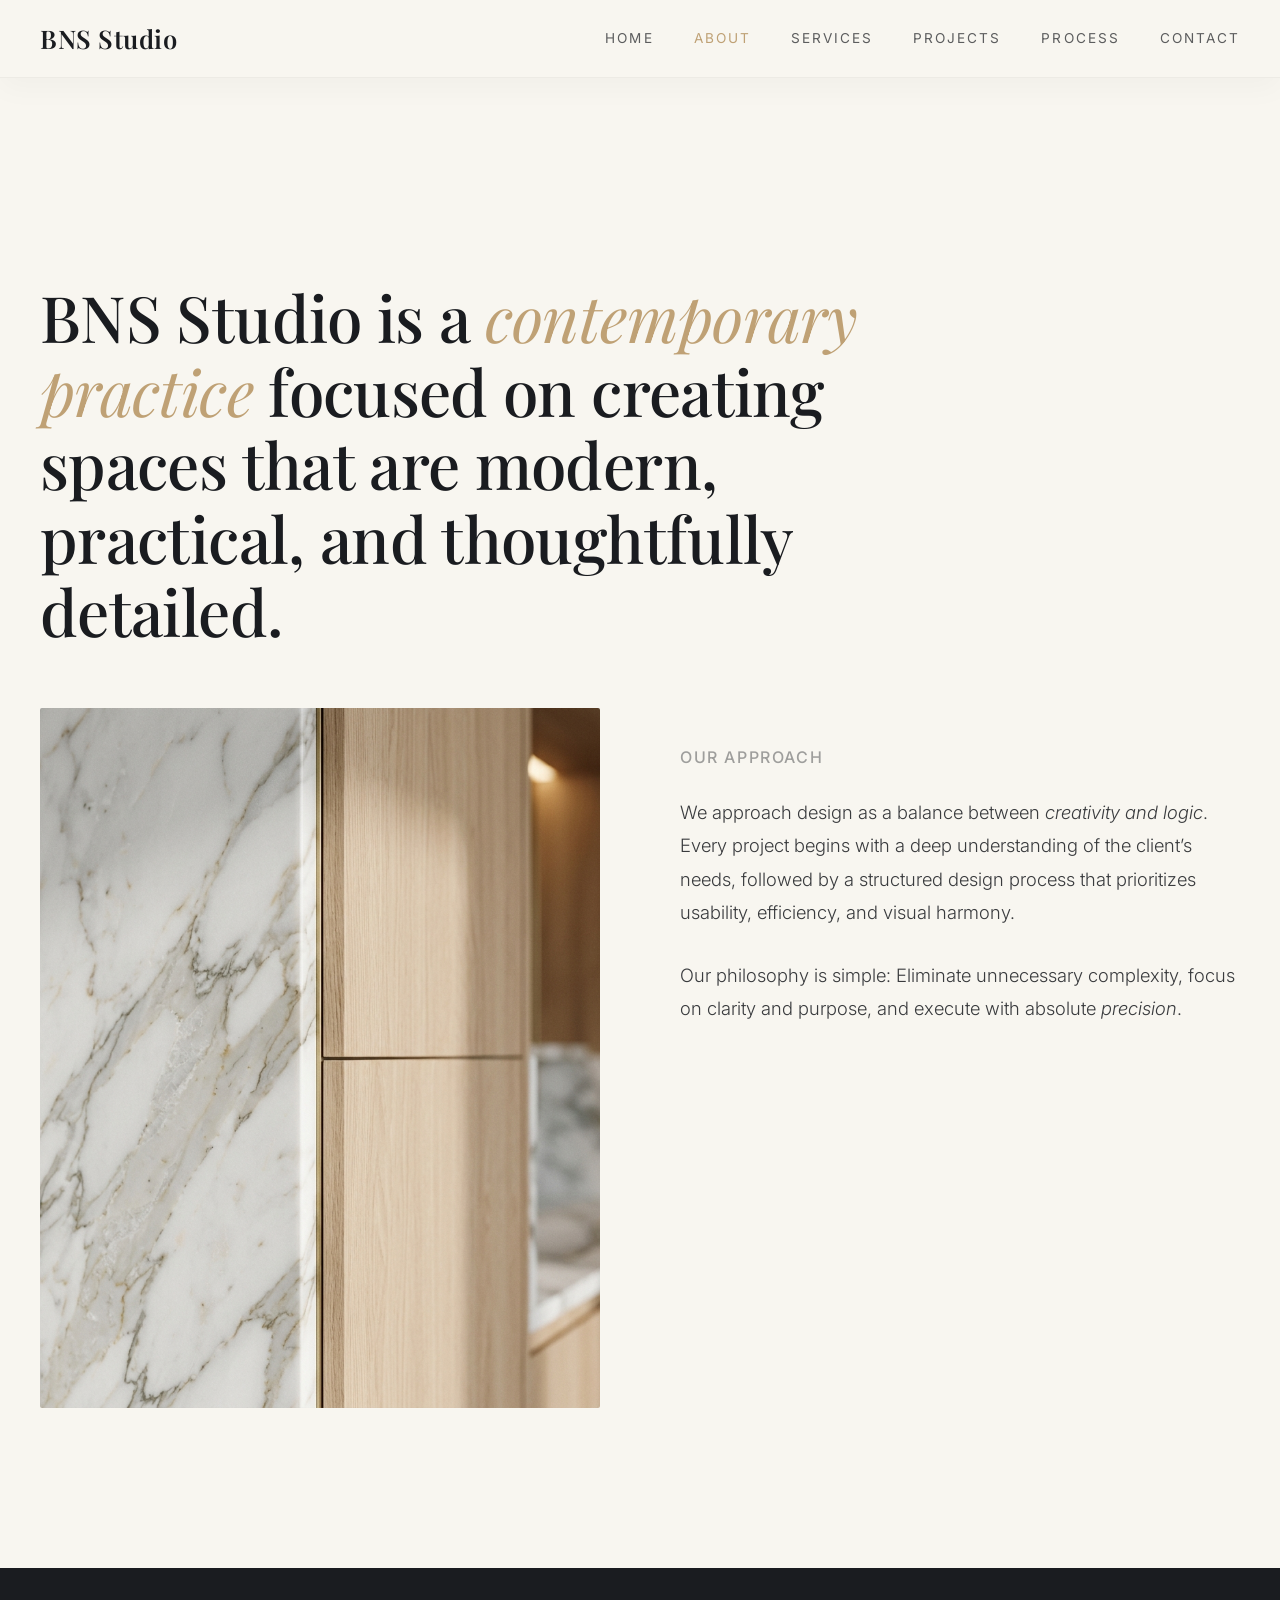
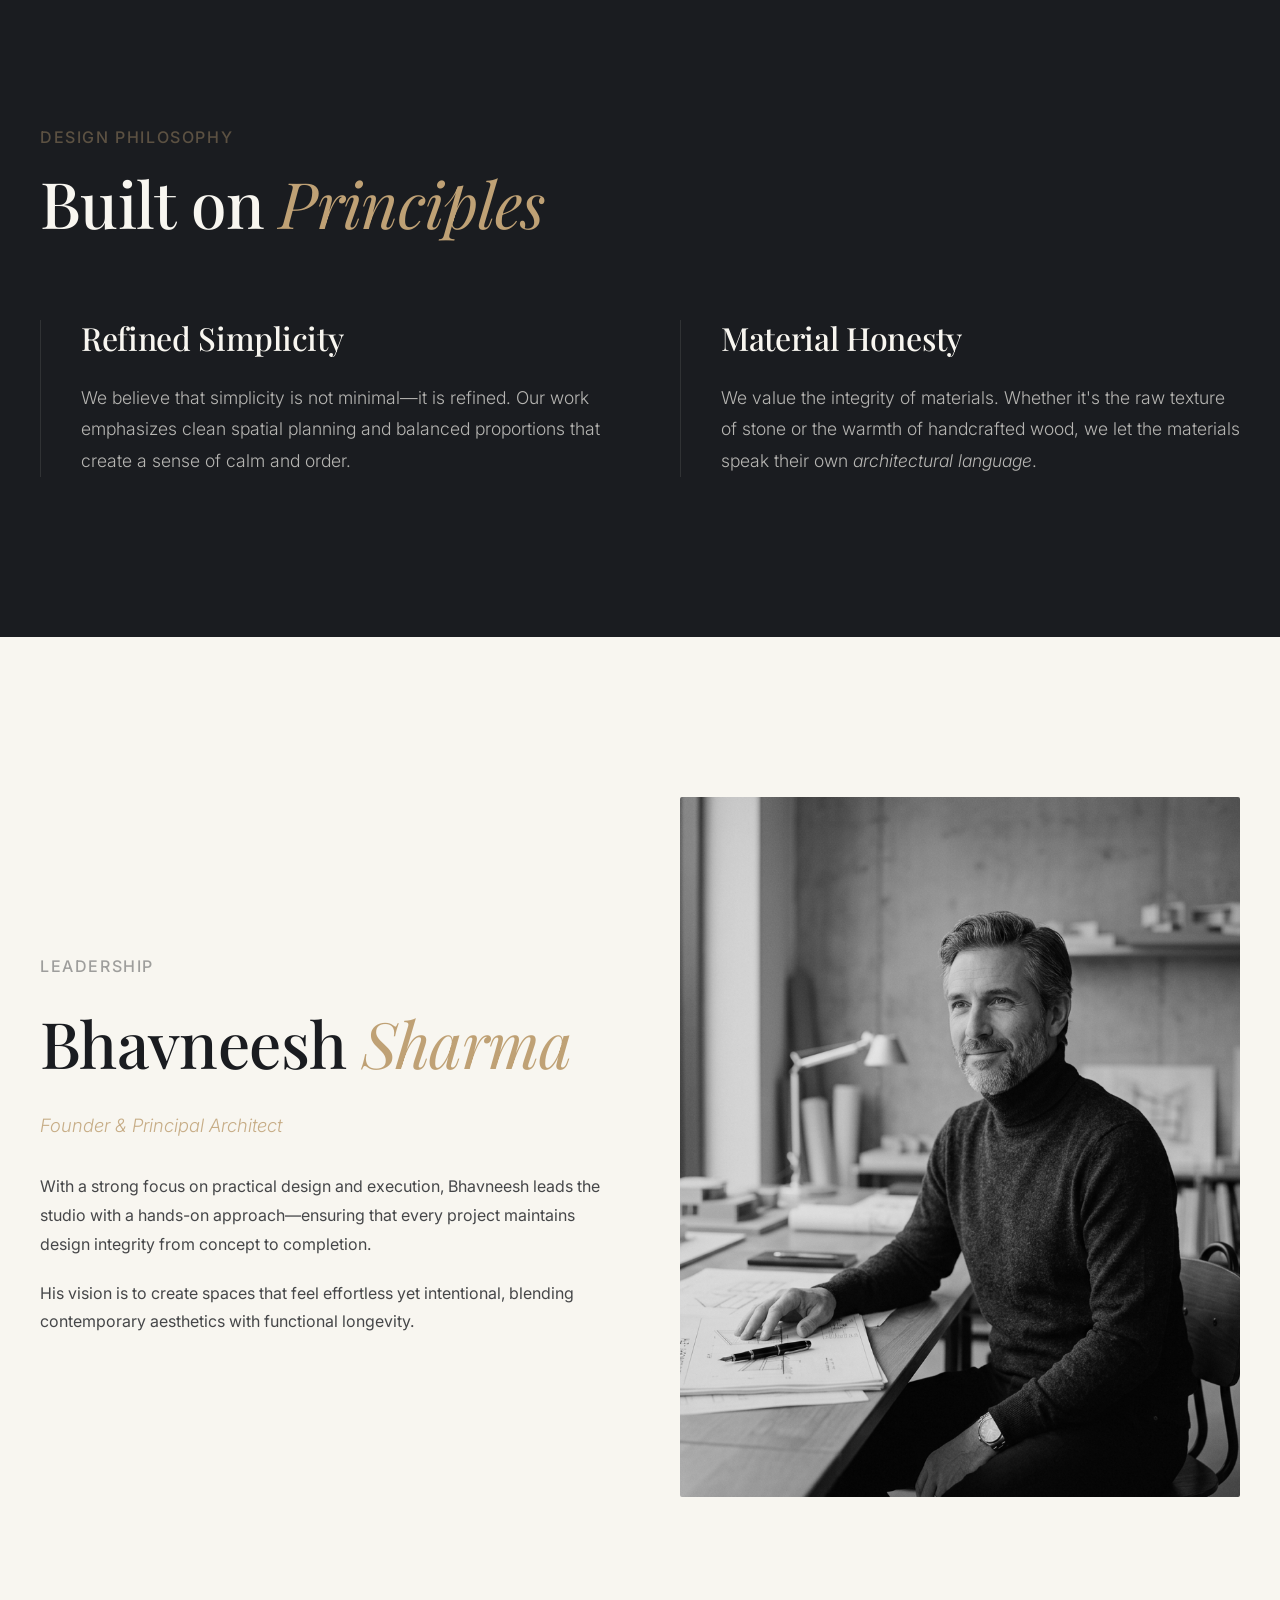
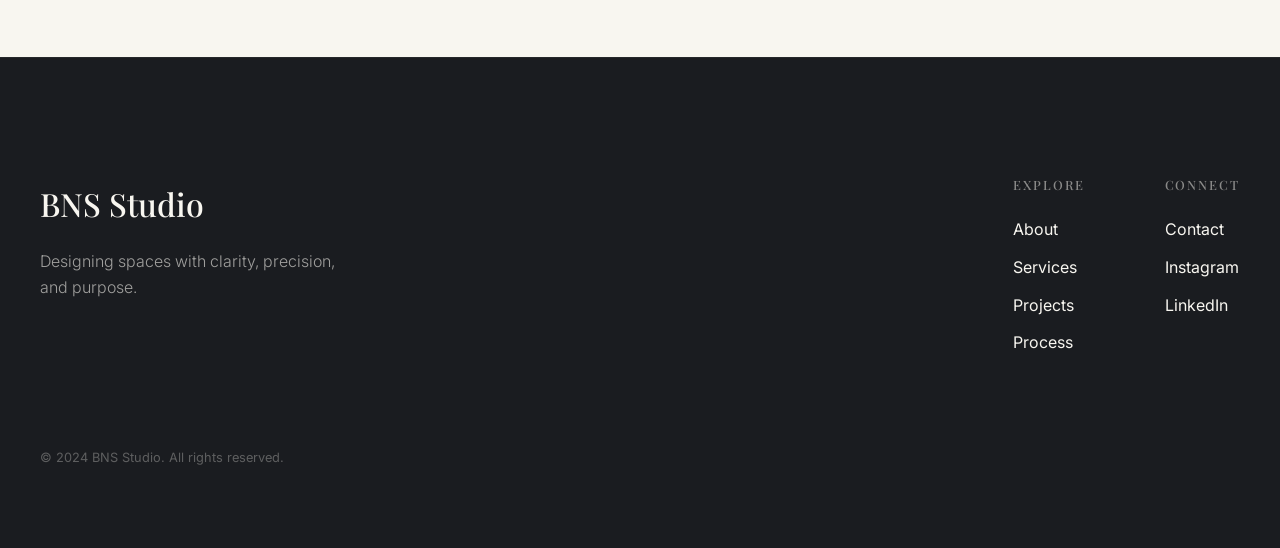
<file: about.html>
<!DOCTYPE html>
<html lang="en">
<head>
    <meta charset="UTF-8">
    <meta name="viewport" content="width=device-width, initial-scale=1.0">
    <title>About | BNS Studio</title>
    <link rel="stylesheet" href="style.css">
</head>
<body>
    <nav class="scrolled">
        <div class="container nav-content">
            <a href="index.html" class="logo">BNS Studio</a>
            <div class="nav-links">
                <a href="index.html">Home</a>
                <a href="about.html" class="active">About</a>
                <a href="services.html">Services</a>
                <a href="projects.html">Projects</a>
                <a href="process.html">Process</a>
                <a href="contact.html">Contact</a>
            </div>
        </div>
    </nav>

    <main style="padding-top: 120px;">
        <section class="section-padding">
            <div class="container">
                <div class="reveal">
                    <h1 class="text-title" style="margin-bottom: 60px; max-width: 900px;">BNS Studio is a <i>contemporary practice</i> focused on creating spaces that are modern, practical, and thoughtfully detailed.</h1>
                    
                    <div style="display: grid; grid-template-columns: 1fr 1fr; gap: 80px; align-items: start;">
                        <div>
                            <img src="design_detail_1777799424973.png" alt="Design Precision" style="width: 100%; aspect-ratio: 4/5; object-fit: cover;">
                        </div>
                        <div style="padding-top: 40px;">
                            <h4 style="text-transform: uppercase; letter-spacing: 0.1em; opacity: 0.4; margin-bottom: 30px; font-family: 'Inter', sans-serif;">Our Approach</h4>
                            <p class="text-body-large" style="margin-bottom: 30px;">We approach design as a balance between <i>creativity and logic</i>. Every project begins with a deep understanding of the client’s needs, followed by a structured design process that prioritizes usability, efficiency, and visual harmony.</p>
                            <p class="text-body-large">Our philosophy is simple: Eliminate unnecessary complexity, focus on clarity and purpose, and execute with absolute <i>precision</i>.</p>
                        </div>
                    </div>
                </div>
            </div>
        </section>

        <section class="section-padding" style="background-color: var(--color-text); color: var(--color-bg);">
            <div class="container">
                <div class="reveal">
                    <h4 style="text-transform: uppercase; letter-spacing: 0.1em; opacity: 0.4; margin-bottom: 20px; font-family: 'Inter', sans-serif; color: var(--color-accent);">Design Philosophy</h4>
                    <h2 class="text-title" style="margin-bottom: 80px;">Built on <i>Principles</i></h2>
                    <div style="display: grid; grid-template-columns: repeat(2, 1fr); gap: 80px;">
                        <div style="border-left: 1px solid rgba(248, 246, 240, 0.1); padding-left: 40px;">
                            <h3 style="font-size: 2rem; margin-bottom: 25px;">Refined Simplicity</h3>
                            <p style="opacity: 0.7; font-size: 1.1rem; line-height: 1.8; font-weight: 300;">We believe that simplicity is not minimal—it is refined. Our work emphasizes clean spatial planning and balanced proportions that create a sense of calm and order.</p>
                        </div>
                        <div style="border-left: 1px solid rgba(248, 246, 240, 0.1); padding-left: 40px;">
                            <h3 style="font-size: 2rem; margin-bottom: 25px;">Material Honesty</h3>
                            <p style="opacity: 0.7; font-size: 1.1rem; line-height: 1.8; font-weight: 300;">We value the integrity of materials. Whether it's the raw texture of stone or the warmth of handcrafted wood, we let the materials speak their own <i>architectural language</i>.</p>
                        </div>
                    </div>
                </div>
            </div>
        </section>

        <section class="section-padding">
            <div class="container">
                <div class="reveal">
                    <div style="display: grid; grid-template-columns: 1fr 1fr; gap: 80px; align-items: center;">
                        <div>
                            <h4 style="text-transform: uppercase; letter-spacing: 0.1em; opacity: 0.4; margin-bottom: 30px; font-family: 'Inter', sans-serif;">Leadership</h4>
                            <h2 class="text-title" style="margin-bottom: 30px;">Bhavneesh <i>Sharma</i></h2>
                            <p class="text-body-large" style="margin-bottom: 30px; font-style: italic; color: var(--color-accent);">Founder & Principal Architect</p>
                            <p style="margin-bottom: 20px; opacity: 0.8; line-height: 1.8;">With a strong focus on practical design and execution, Bhavneesh leads the studio with a hands-on approach—ensuring that every project maintains design integrity from concept to completion.</p>
                            <p style="opacity: 0.8; line-height: 1.8;">His vision is to create spaces that feel effortless yet intentional, blending contemporary aesthetics with functional longevity.</p>
                        </div>
                        <div>
                            <img src="founder_bhavneesh_1777799443106.png" alt="Bhavneesh Sharma" style="width: 100%; aspect-ratio: 4/5; object-fit: cover; filter: grayscale(1) brightness(0.9);">
                        </div>
                    </div>
                </div>
            </div>
        </section>
    </main>

    <footer>
        <div class="container">
            <div class="footer-content">
                <div>
                    <div class="footer-logo">BNS Studio</div>
                    <p class="footer-tagline">Designing spaces with clarity, precision, and purpose.</p>
                </div>
                <div class="footer-links">
                    <div class="footer-column">
                        <h4>Explore</h4>
                        <ul>
                            <li><a href="about.html">About</a></li>
                            <li><a href="services.html">Services</a></li>
                            <li><a href="projects.html">Projects</a></li>
                            <li><a href="process.html">Process</a></li>
                        </ul>
                    </div>
                    <div class="footer-column">
                        <h4>Connect</h4>
                        <ul>
                            <li><a href="contact.html">Contact</a></li>
                            <li><a href="#">Instagram</a></li>
                            <li><a href="#">LinkedIn</a></li>
                        </ul>
                    </div>
                </div>
            </div>
            <div style="margin-top: 80px; opacity: 0.3; font-size: 0.8rem;">
                © 2024 BNS Studio. All rights reserved.
            </div>
        </div>
    </footer>

    <script src="main.js"></script>
</body>
</html>
</file>
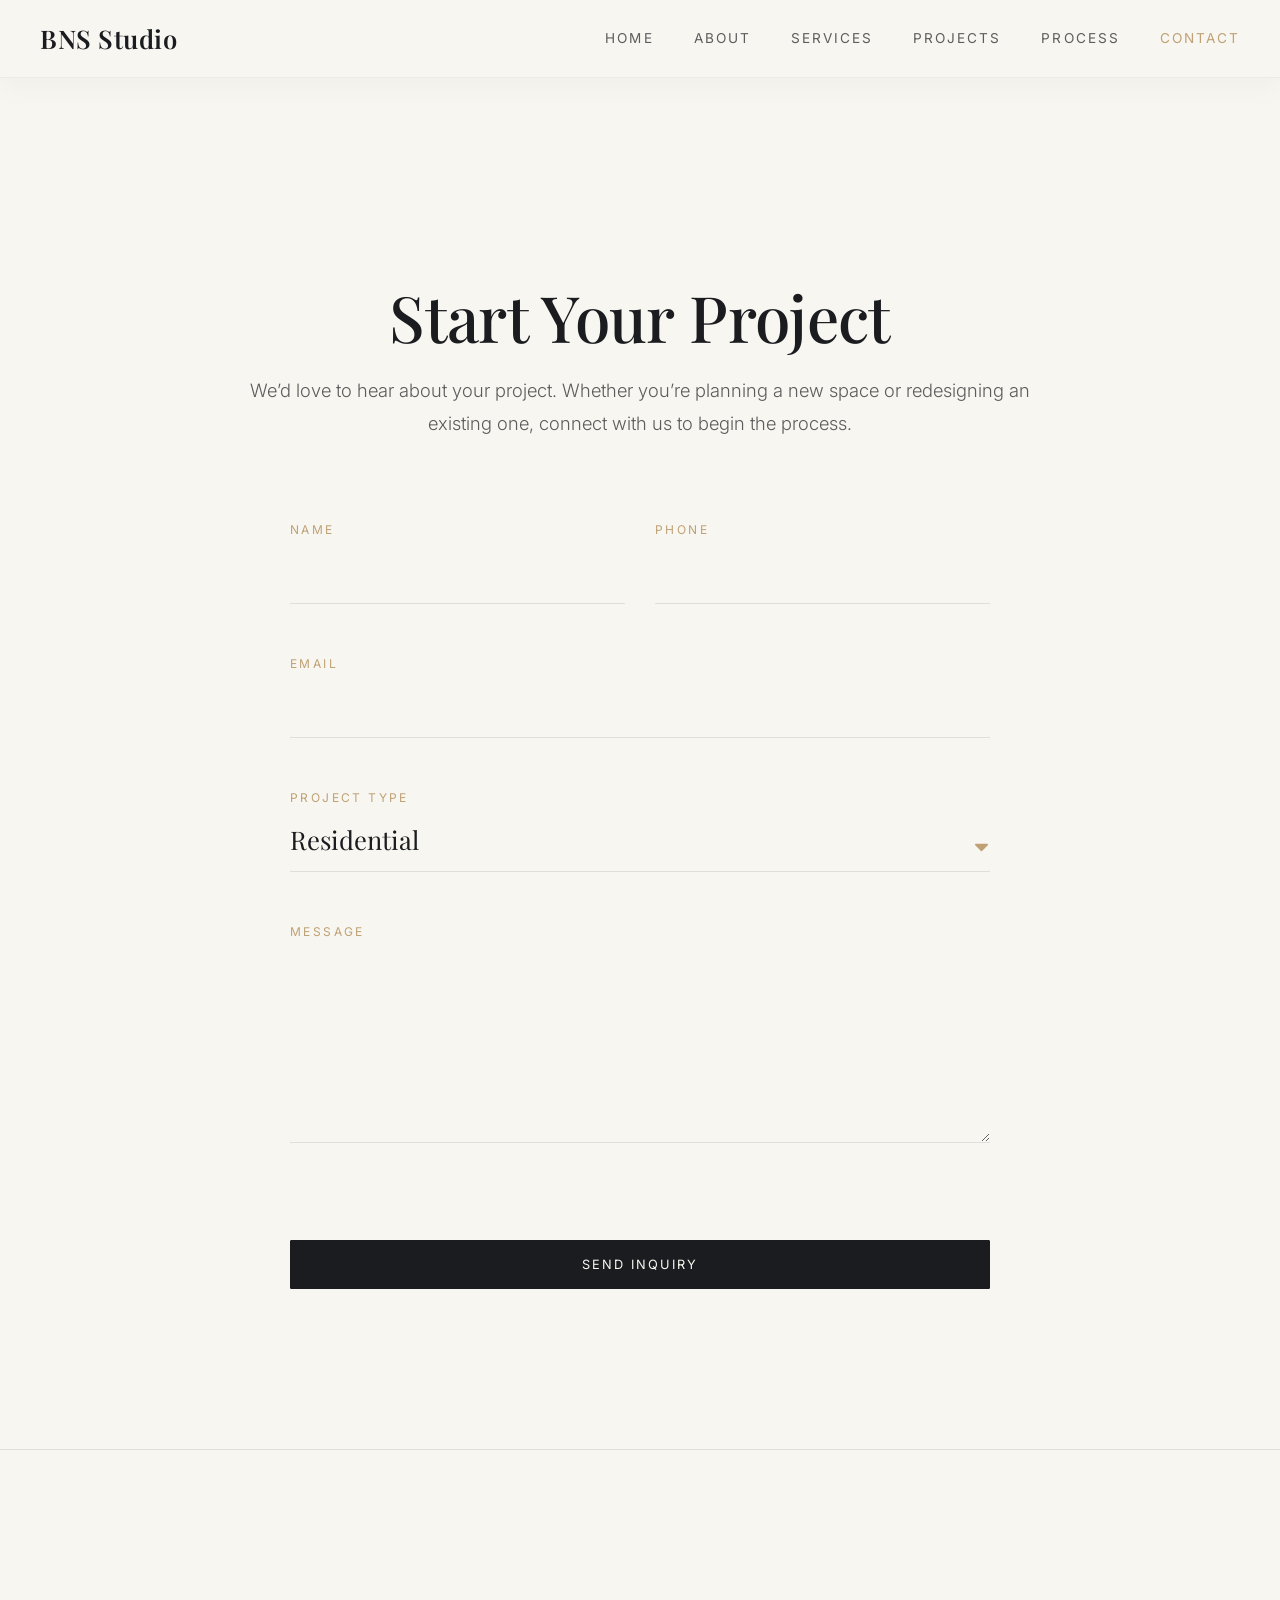
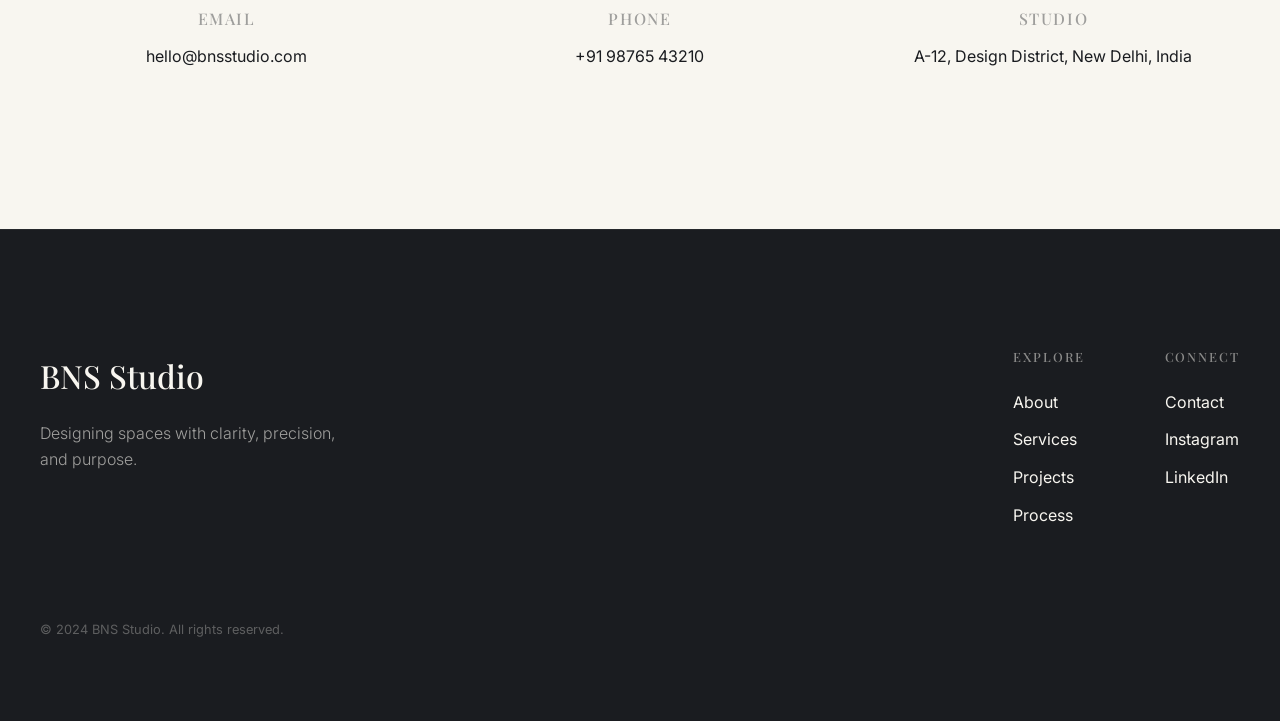
<file: contact.html>
<!DOCTYPE html>
<html lang="en">
<head>
    <meta charset="UTF-8">
    <meta name="viewport" content="width=device-width, initial-scale=1.0">
    <title>Contact | BNS Studio</title>
    <link rel="stylesheet" href="style.css">
</head>
<body>
    <nav class="scrolled">
        <div class="container nav-content">
            <a href="index.html" class="logo">BNS Studio</a>
            <div class="nav-links">
                <a href="index.html">Home</a>
                <a href="about.html">About</a>
                <a href="services.html">Services</a>
                <a href="projects.html">Projects</a>
                <a href="process.html">Process</a>
                <a href="contact.html" class="active">Contact</a>
            </div>
        </div>
    </nav>

    <main style="padding-top: 120px;">
        <section class="section-padding">
            <div class="container">
                <div class="reveal" style="text-align: center; max-width: 800px; margin: 0 auto;">
                    <h1 class="text-title" style="margin-bottom: 20px;">Start Your Project</h1>
                    <p class="text-body-large" style="margin-bottom: 80px; opacity: 0.7;">We’d love to hear about your project. Whether you’re planning a new space or redesigning an existing one, connect with us to begin the process.</p>
                    
                    <form class="contact-form" action="#" method="POST" style="text-align: left;">
                        <div class="form-group" style="display: grid; grid-template-columns: 1fr 1fr; gap: 30px;">
                            <div>
                                <label for="name">Name</label>
                                <input type="text" id="name" name="name" required>
                            </div>
                            <div>
                                <label for="phone">Phone</label>
                                <input type="tel" id="phone" name="phone">
                            </div>
                        </div>
                        <div class="form-group">
                            <label for="email">Email</label>
                            <input type="email" id="email" name="email" required>
                        </div>
                        <div class="form-group">
                            <label for="project-type">Project Type</label>
                            <select id="project-type" name="project-type">
                                <option value="residential">Residential</option>
                                <option value="commercial">Commercial</option>
                                <option value="interior">Interior Design</option>
                                <option value="turnkey">Turnkey Solution</option>
                            </select>
                        </div>
                        <div class="form-group">
                            <label for="message">Message</label>
                            <textarea id="message" name="message" rows="5" required></textarea>
                        </div>
                        <button type="submit" class="btn" style="width: 100%;">Send Inquiry</button>
                    </form>
                </div>
            </div>
        </section>

        <section class="section-padding" style="border-top: 1px solid var(--color-border);">
            <div class="container">
                <div class="reveal" style="display: grid; grid-template-columns: repeat(3, 1fr); gap: 40px; text-align: center;">
                    <div>
                        <h4 style="text-transform: uppercase; letter-spacing: 0.1em; opacity: 0.4; margin-bottom: 15px;">Email</h4>
                        <p>hello@bnsstudio.com</p>
                    </div>
                    <div>
                        <h4 style="text-transform: uppercase; letter-spacing: 0.1em; opacity: 0.4; margin-bottom: 15px;">Phone</h4>
                        <p>+91 98765 43210</p>
                    </div>
                    <div>
                        <h4 style="text-transform: uppercase; letter-spacing: 0.1em; opacity: 0.4; margin-bottom: 15px;">Studio</h4>
                        <p>A-12, Design District, New Delhi, India</p>
                    </div>
                </div>
            </div>
        </section>
    </main>

    <footer>
        <div class="container">
            <div class="footer-content">
                <div>
                    <div class="footer-logo">BNS Studio</div>
                    <p class="footer-tagline">Designing spaces with clarity, precision, and purpose.</p>
                </div>
                <div class="footer-links">
                    <div class="footer-column">
                        <h4>Explore</h4>
                        <ul>
                            <li><a href="about.html">About</a></li>
                            <li><a href="services.html">Services</a></li>
                            <li><a href="projects.html">Projects</a></li>
                            <li><a href="process.html">Process</a></li>
                        </ul>
                    </div>
                    <div class="footer-column">
                        <h4>Connect</h4>
                        <ul>
                            <li><a href="contact.html">Contact</a></li>
                            <li><a href="#">Instagram</a></li>
                            <li><a href="#">LinkedIn</a></li>
                        </ul>
                    </div>
                </div>
            </div>
            <div style="margin-top: 80px; opacity: 0.3; font-size: 0.8rem;">
                © 2024 BNS Studio. All rights reserved.
            </div>
        </div>
    </footer>

    <script src="main.js"></script>
</body>
</html>
</file>
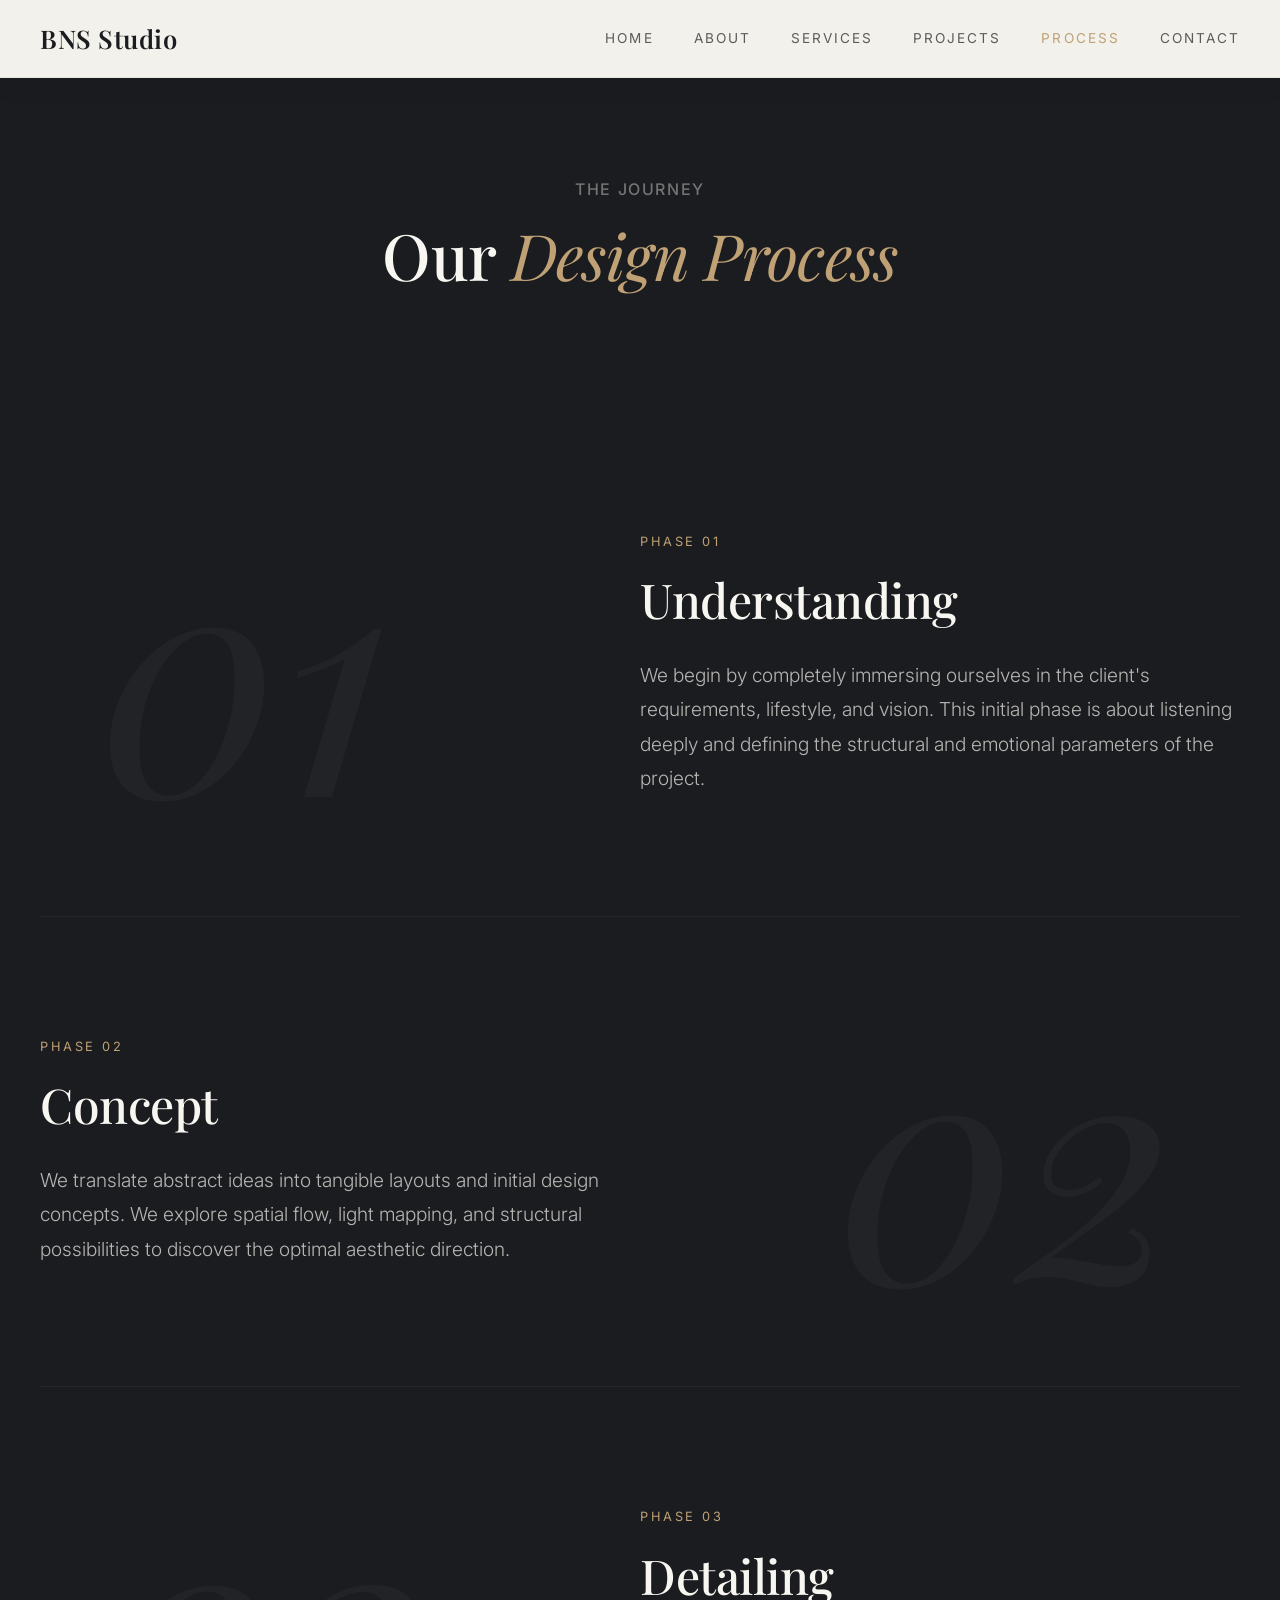
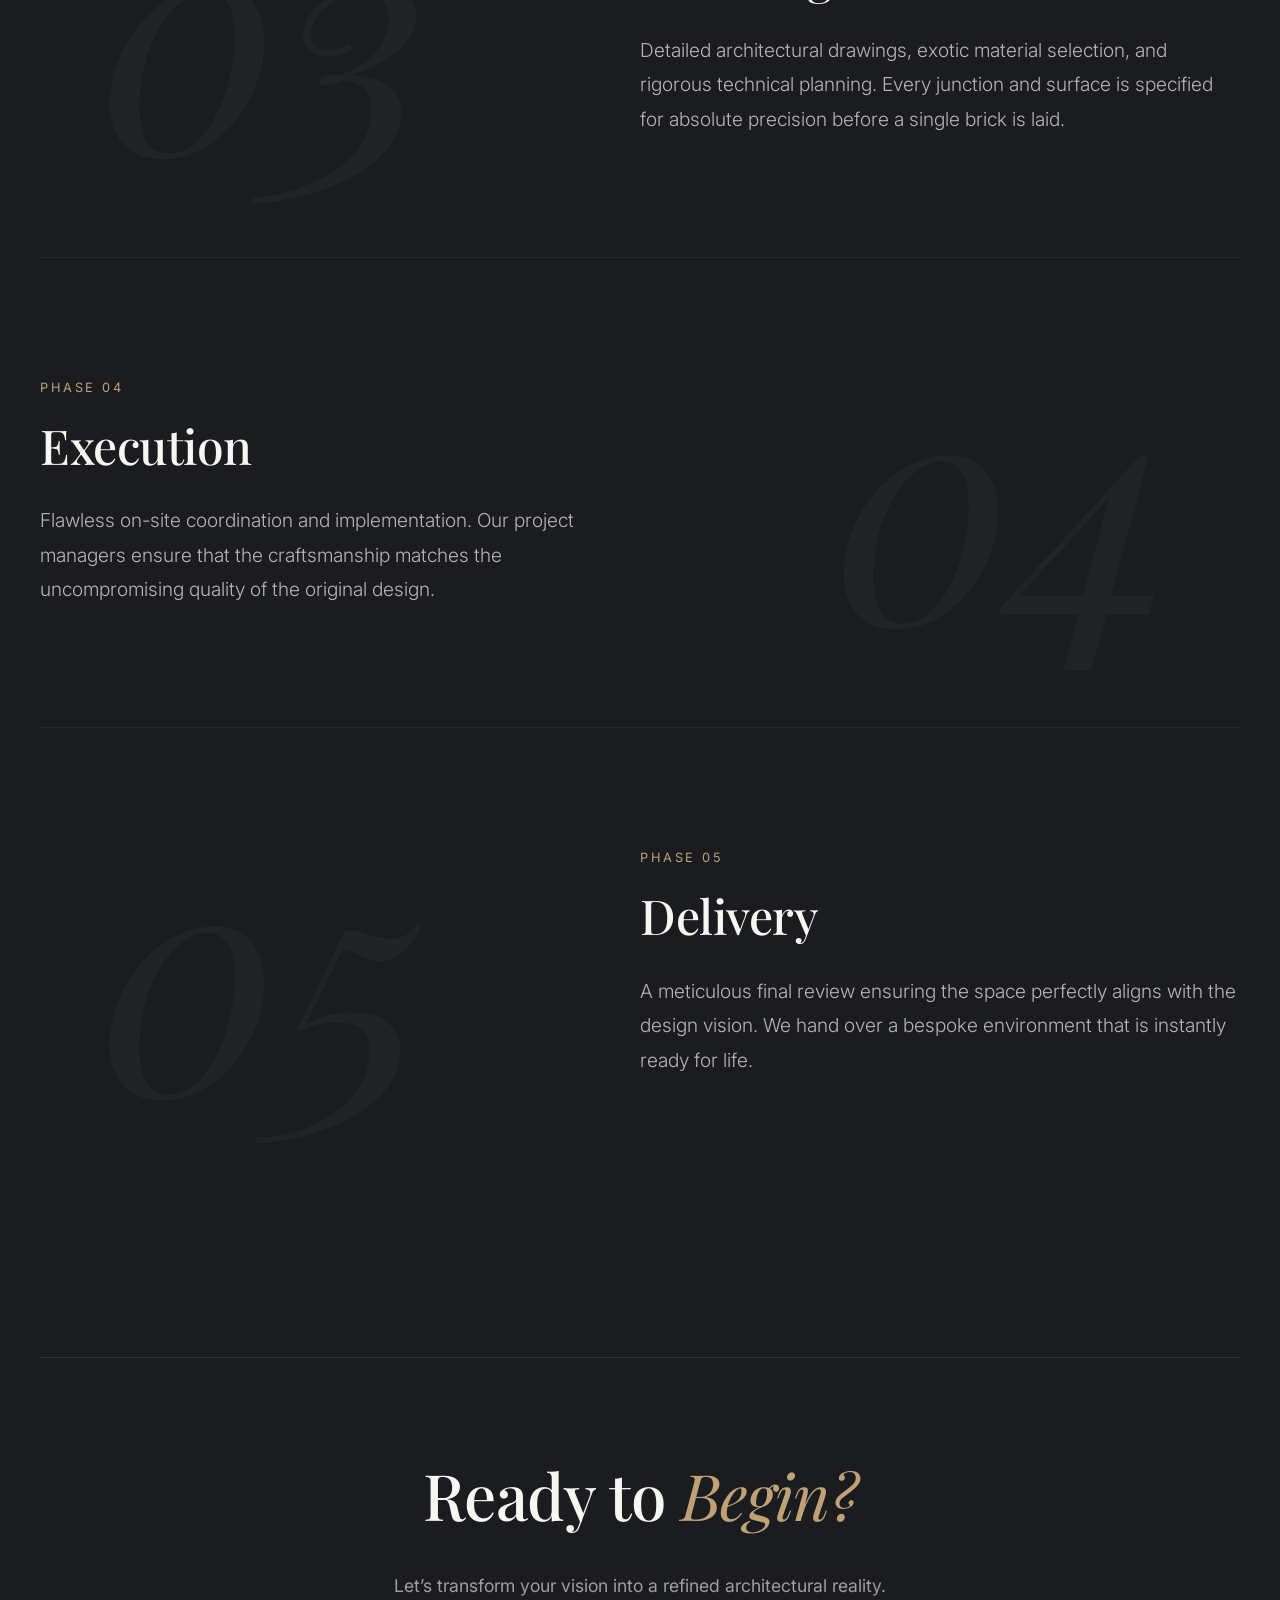
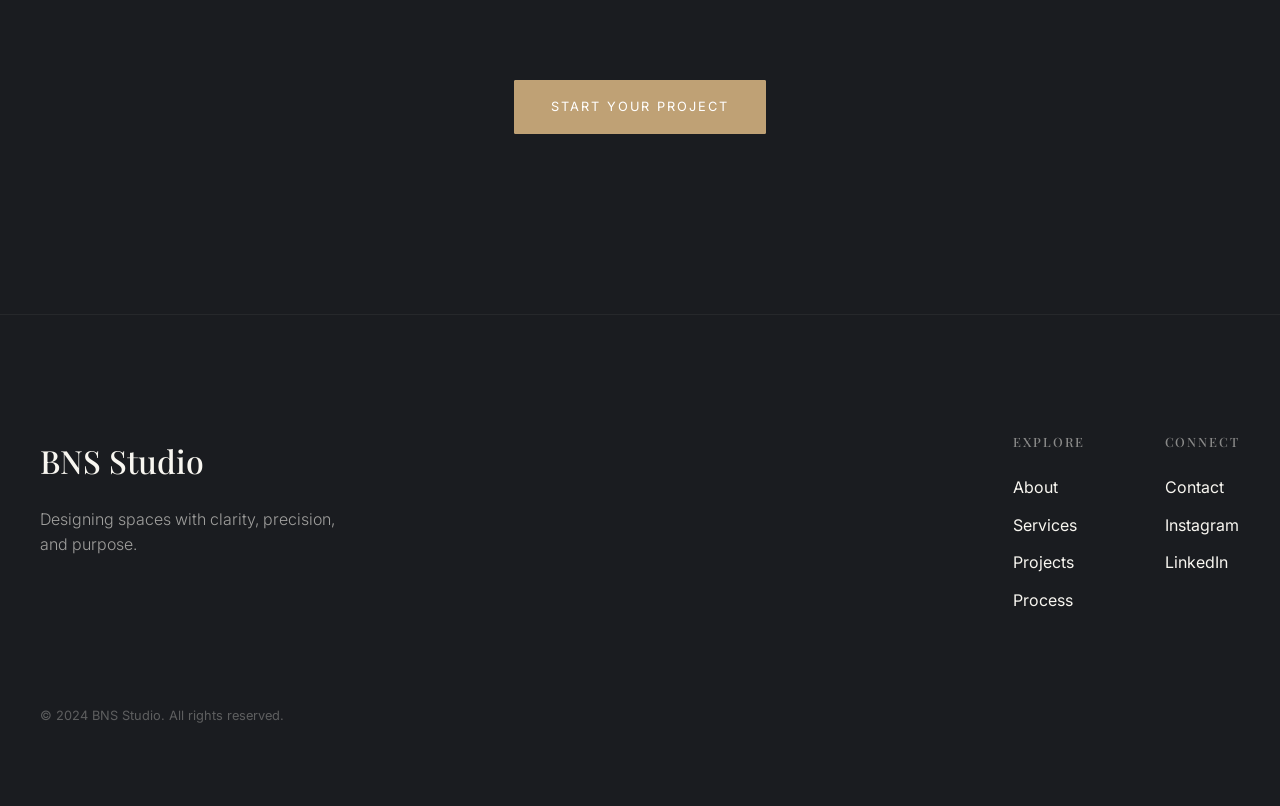
<file: process.html>
<!DOCTYPE html>
<html lang="en">
<head>
    <meta charset="UTF-8">
    <meta name="viewport" content="width=device-width, initial-scale=1.0">
    <title>Process | BNS Studio</title>
    <link rel="stylesheet" href="style.css">
    <style>
        .process-section {
            background-color: var(--color-text);
            color: var(--color-bg);
            padding-top: 180px;
            padding-bottom: 180px;
            margin-top: -120px; /* offset the main padding to hit the top */
        }
        .process-header {
            text-align: center;
            margin-bottom: 120px;
        }
        .process-step {
            position: relative;
            padding: 120px 0;
            display: flex;
            align-items: center;
            border-bottom: 1px solid rgba(248, 246, 240, 0.05);
        }
        .process-step:last-child {
            border-bottom: none;
        }
        .step-num-bg {
            position: absolute;
            top: 50%;
            left: 5%;
            transform: translateY(-50%);
            font-family: 'Playfair Display', serif;
            font-size: clamp(10rem, 25vw, 25rem);
            color: var(--color-bg);
            opacity: 0.03;
            z-index: 0;
            pointer-events: none;
            font-style: italic;
        }
        .process-step:nth-child(even) .step-num-bg {
            left: auto;
            right: 5%;
        }
        .step-content {
            position: relative;
            z-index: 1;
            max-width: 600px;
            margin-left: auto;
        }
        .process-step:nth-child(even) .step-content {
            margin-left: 0;
            margin-right: auto;
        }
        .step-meta {
            font-family: 'Inter', sans-serif;
            font-size: 0.8rem;
            text-transform: uppercase;
            letter-spacing: 0.2em;
            color: var(--color-accent);
            margin-bottom: 20px;
            display: block;
        }
    </style>
</head>
<body>
    <nav class="scrolled">
        <div class="container nav-content">
            <a href="index.html" class="logo">BNS Studio</a>
            <div class="nav-links">
                <a href="index.html">Home</a>
                <a href="about.html">About</a>
                <a href="services.html">Services</a>
                <a href="projects.html">Projects</a>
                <a href="process.html" class="active">Process</a>
                <a href="contact.html">Contact</a>
            </div>
        </div>
    </nav>

    <main style="padding-top: 120px;">
        <section class="process-section">
            <div class="container">
                <div class="reveal process-header">
                    <h4 style="text-transform: uppercase; letter-spacing: 0.1em; opacity: 0.4; margin-bottom: 20px; font-family: 'Inter', sans-serif;">The Journey</h4>
                    <h1 class="text-title">Our <i>Design Process</i></h1>
                </div>
                
                <div class="process-list">
                    <div class="process-step reveal">
                        <div class="step-num-bg">01</div>
                        <div class="step-content">
                            <span class="step-meta">Phase 01</span>
                            <h3 style="font-size: 3rem; margin-bottom: 30px; font-family: 'Playfair Display', serif;">Understanding</h3>
                            <p style="opacity: 0.7; font-size: 1.2rem; line-height: 1.8; font-weight: 300;">We begin by completely immersing ourselves in the client's requirements, lifestyle, and vision. This initial phase is about listening deeply and defining the structural and emotional parameters of the project.</p>
                        </div>
                    </div>
                    
                    <div class="process-step reveal">
                        <div class="step-num-bg">02</div>
                        <div class="step-content">
                            <span class="step-meta">Phase 02</span>
                            <h3 style="font-size: 3rem; margin-bottom: 30px; font-family: 'Playfair Display', serif;">Concept</h3>
                            <p style="opacity: 0.7; font-size: 1.2rem; line-height: 1.8; font-weight: 300;">We translate abstract ideas into tangible layouts and initial design concepts. We explore spatial flow, light mapping, and structural possibilities to discover the optimal aesthetic direction.</p>
                        </div>
                    </div>
                    
                    <div class="process-step reveal">
                        <div class="step-num-bg">03</div>
                        <div class="step-content">
                            <span class="step-meta">Phase 03</span>
                            <h3 style="font-size: 3rem; margin-bottom: 30px; font-family: 'Playfair Display', serif;">Detailing</h3>
                            <p style="opacity: 0.7; font-size: 1.2rem; line-height: 1.8; font-weight: 300;">Detailed architectural drawings, exotic material selection, and rigorous technical planning. Every junction and surface is specified for absolute precision before a single brick is laid.</p>
                        </div>
                    </div>
                    
                    <div class="process-step reveal">
                        <div class="step-num-bg">04</div>
                        <div class="step-content">
                            <span class="step-meta">Phase 04</span>
                            <h3 style="font-size: 3rem; margin-bottom: 30px; font-family: 'Playfair Display', serif;">Execution</h3>
                            <p style="opacity: 0.7; font-size: 1.2rem; line-height: 1.8; font-weight: 300;">Flawless on-site coordination and implementation. Our project managers ensure that the craftsmanship matches the uncompromising quality of the original design.</p>
                        </div>
                    </div>
                    
                    <div class="process-step reveal">
                        <div class="step-num-bg">05</div>
                        <div class="step-content">
                            <span class="step-meta">Phase 05</span>
                            <h3 style="font-size: 3rem; margin-bottom: 30px; font-family: 'Playfair Display', serif;">Delivery</h3>
                            <p style="opacity: 0.7; font-size: 1.2rem; line-height: 1.8; font-weight: 300;">A meticulous final review ensuring the space perfectly aligns with the design vision. We hand over a bespoke environment that is instantly ready for life.</p>
                        </div>
                    </div>
                </div>

                <!-- Separation CTA -->
                <div class="reveal" style="margin-top: 160px; text-align: center; border-top: 1px solid rgba(248, 246, 240, 0.1); padding-top: 100px;">
                    <h2 class="text-title" style="margin-bottom: 40px;">Ready to <i>Begin?</i></h2>
                    <p style="opacity: 0.6; max-width: 500px; margin: 0 auto 40px; font-size: 1.1rem;">Let’s transform your vision into a refined architectural reality.</p>
                    <a href="contact.html" class="btn" style="background: var(--color-accent); border-color: var(--color-accent); color: #fff;">Start Your Project</a>
                </div>
            </div>
        </section>
    </main>

    <footer>
        <div class="container">
            <div class="footer-content">
                <div>
                    <div class="footer-logo">BNS Studio</div>
                    <p class="footer-tagline">Designing spaces with clarity, precision, and purpose.</p>
                </div>
                <div class="footer-links">
                    <div class="footer-column">
                        <h4>Explore</h4>
                        <ul>
                            <li><a href="about.html">About</a></li>
                            <li><a href="services.html">Services</a></li>
                            <li><a href="projects.html">Projects</a></li>
                            <li><a href="process.html">Process</a></li>
                        </ul>
                    </div>
                    <div class="footer-column">
                        <h4>Connect</h4>
                        <ul>
                            <li><a href="contact.html">Contact</a></li>
                            <li><a href="#">Instagram</a></li>
                            <li><a href="#">LinkedIn</a></li>
                        </ul>
                    </div>
                </div>
            </div>
            <div style="margin-top: 80px; opacity: 0.3; font-size: 0.8rem;">
                © 2024 BNS Studio. All rights reserved.
            </div>
        </div>
    </footer>

    <script src="main.js"></script>
</body>
</html>
</file>
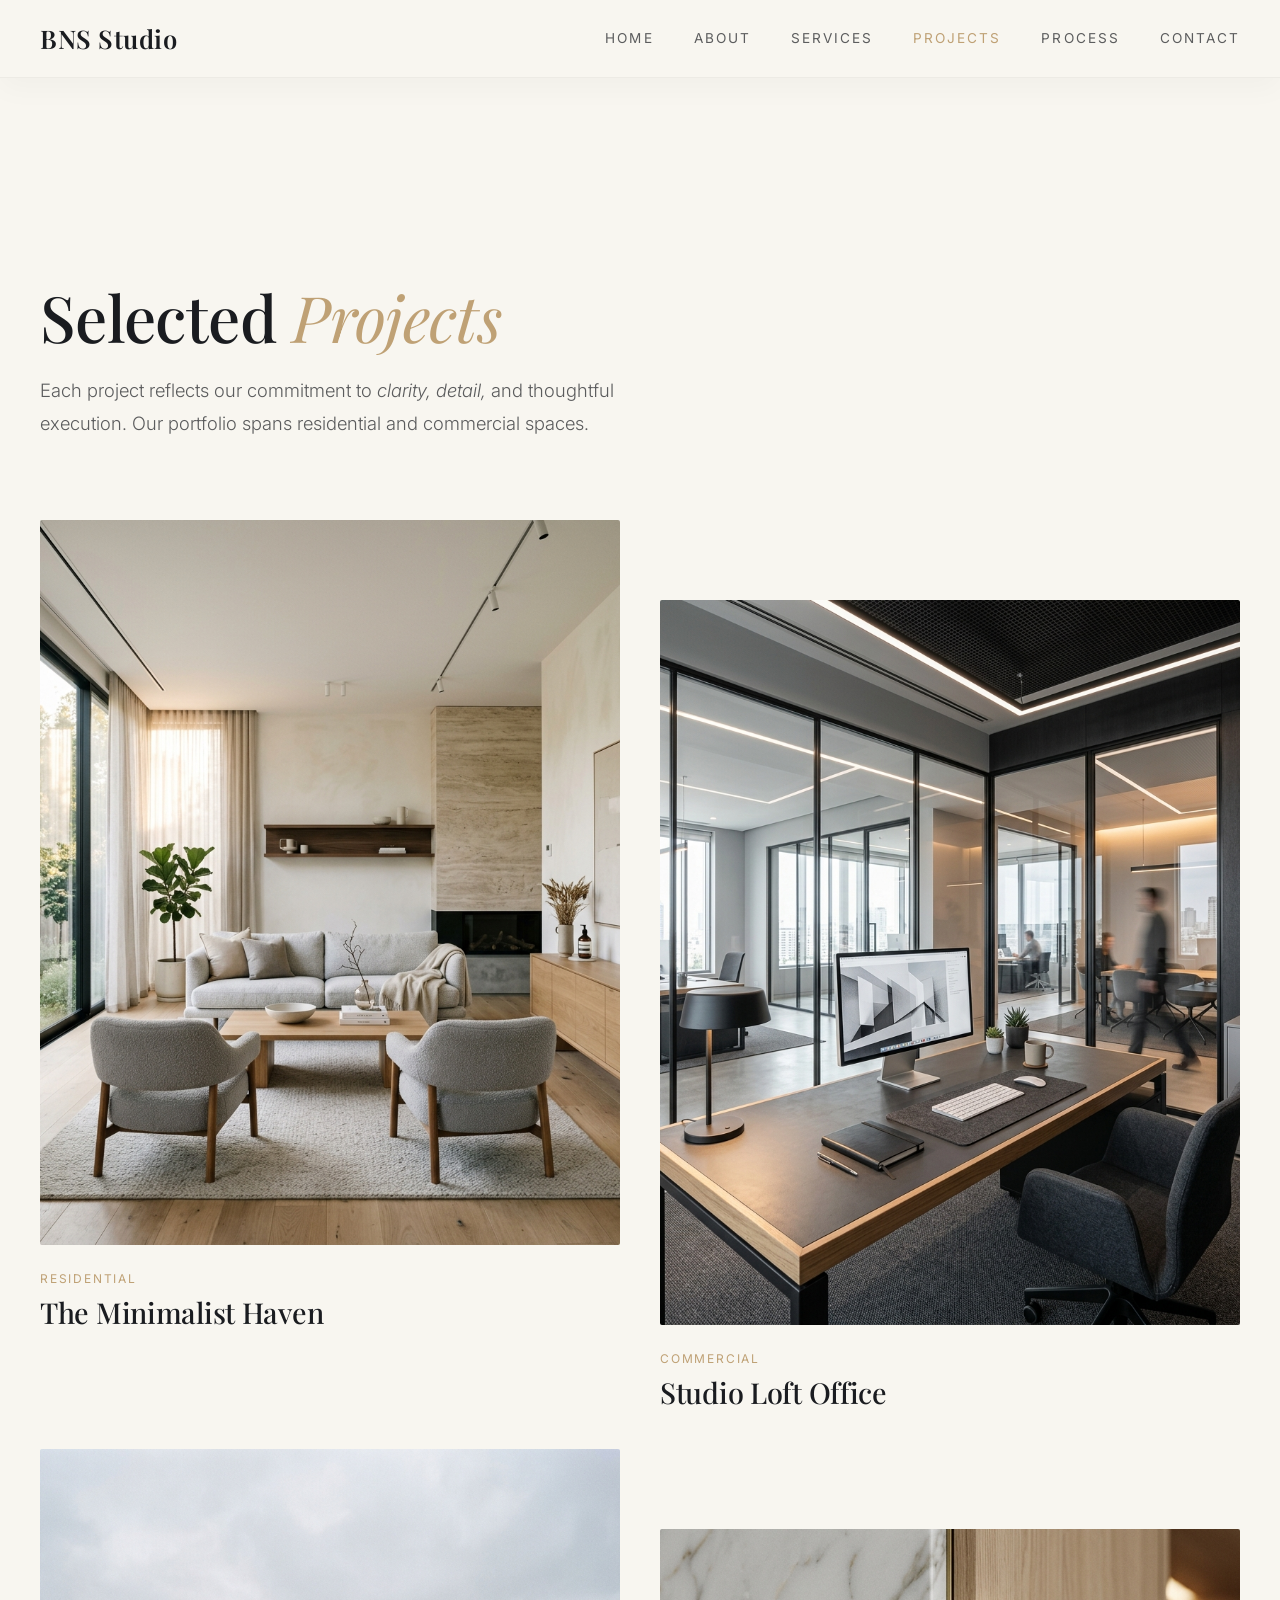
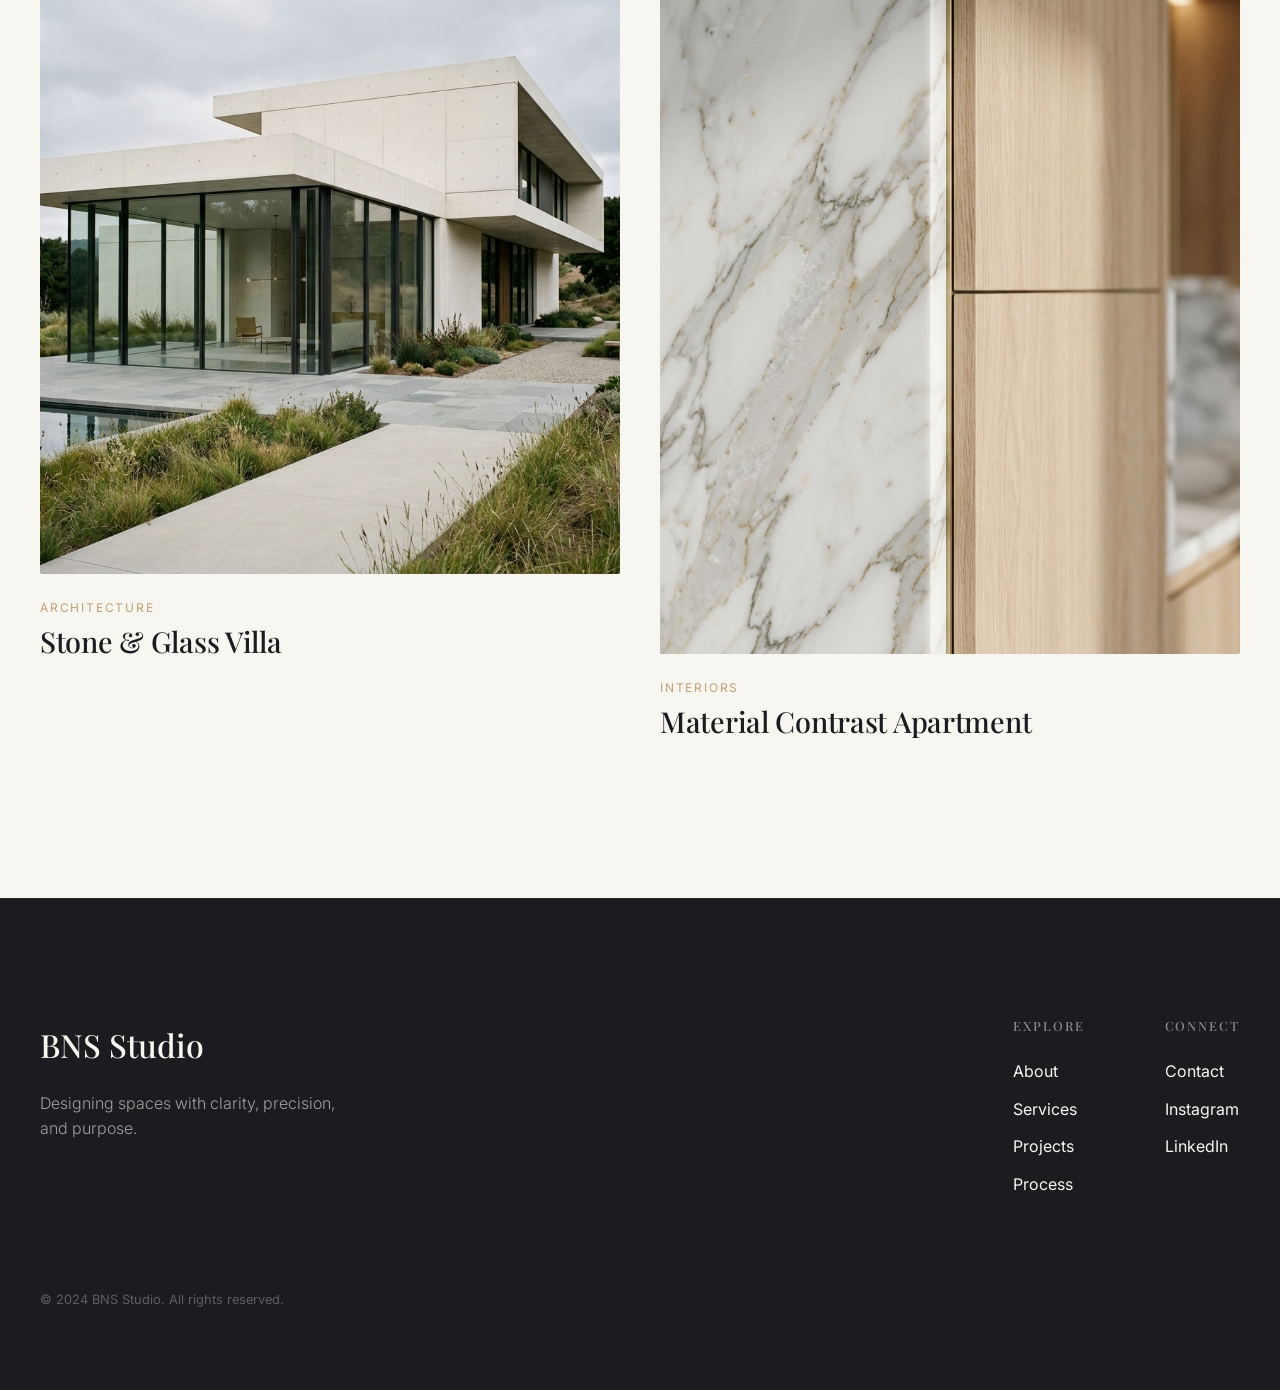
<file: projects.html>
<!DOCTYPE html>
<html lang="en">
<head>
    <meta charset="UTF-8">
    <meta name="viewport" content="width=device-width, initial-scale=1.0">
    <title>Projects | BNS Studio</title>
    <link rel="stylesheet" href="style.css">
</head>
<body>
    <nav class="scrolled">
        <div class="container nav-content">
            <a href="index.html" class="logo">BNS Studio</a>
            <div class="nav-links">
                <a href="index.html">Home</a>
                <a href="about.html">About</a>
                <a href="services.html">Services</a>
                <a href="projects.html" class="active">Projects</a>
                <a href="process.html">Process</a>
                <a href="contact.html">Contact</a>
            </div>
        </div>
    </nav>

    <main style="padding-top: 120px;">
        <section class="section-padding">
            <div class="container">
                <div class="reveal">
                    <h1 class="text-title" style="margin-bottom: 20px;">Selected <i>Projects</i></h1>
                    <p class="text-body-large" style="max-width: 600px; margin-bottom: 80px; opacity: 0.7;">Each project reflects our commitment to <i>clarity, detail,</i> and thoughtful execution. Our portfolio spans residential and commercial spaces.</p>
                    
                    <div class="project-grid">
                        <div class="project-item reveal">
                            <div class="project-image">
                                <img src="residential_interior_1777799392264.png" alt="Residential Project">
                            </div>
                            <div class="project-info">
                                <p class="project-category">Residential</p>
                                <h3 class="project-title">The Minimalist Haven</h3>
                            </div>
                        </div>
                        <div class="project-item reveal" style="margin-top: 80px;">
                            <div class="project-image">
                                <img src="commercial_office_1777799409943.png" alt="Commercial Project">
                            </div>
                            <div class="project-info">
                                <p class="project-category">Commercial</p>
                                <h3 class="project-title">Studio Loft Office</h3>
                            </div>
                        </div>
                        <div class="project-item reveal">
                            <div class="project-image">
                                <img src="hero_architecture_1777799376828.png" alt="Architectural Project">
                            </div>
                            <div class="project-info">
                                <p class="project-category">Architecture</p>
                                <h3 class="project-title">Stone & Glass Villa</h3>
                            </div>
                        </div>
                        <div class="project-item reveal" style="margin-top: 80px;">
                            <div class="project-image">
                                <img src="design_detail_1777799424973.png" alt="Detailing">
                            </div>
                            <div class="project-info">
                                <p class="project-category">Interiors</p>
                                <h3 class="project-title">Material Contrast Apartment</h3>
                            </div>
                        </div>
                    </div>
                </div>
            </div>
        </section>
    </main>

    <footer>
        <div class="container">
            <div class="footer-content">
                <div>
                    <div class="footer-logo">BNS Studio</div>
                    <p class="footer-tagline">Designing spaces with clarity, precision, and purpose.</p>
                </div>
                <div class="footer-links">
                    <div class="footer-column">
                        <h4>Explore</h4>
                        <ul>
                            <li><a href="about.html">About</a></li>
                            <li><a href="services.html">Services</a></li>
                            <li><a href="projects.html">Projects</a></li>
                            <li><a href="process.html">Process</a></li>
                        </ul>
                    </div>
                    <div class="footer-column">
                        <h4>Connect</h4>
                        <ul>
                            <li><a href="contact.html">Contact</a></li>
                            <li><a href="#">Instagram</a></li>
                            <li><a href="#">LinkedIn</a></li>
                        </ul>
                    </div>
                </div>
            </div>
            <div style="margin-top: 80px; opacity: 0.3; font-size: 0.8rem;">
                © 2024 BNS Studio. All rights reserved.
            </div>
        </div>
    </footer>

    <script src="main.js"></script>
</body>
</html>
</file>
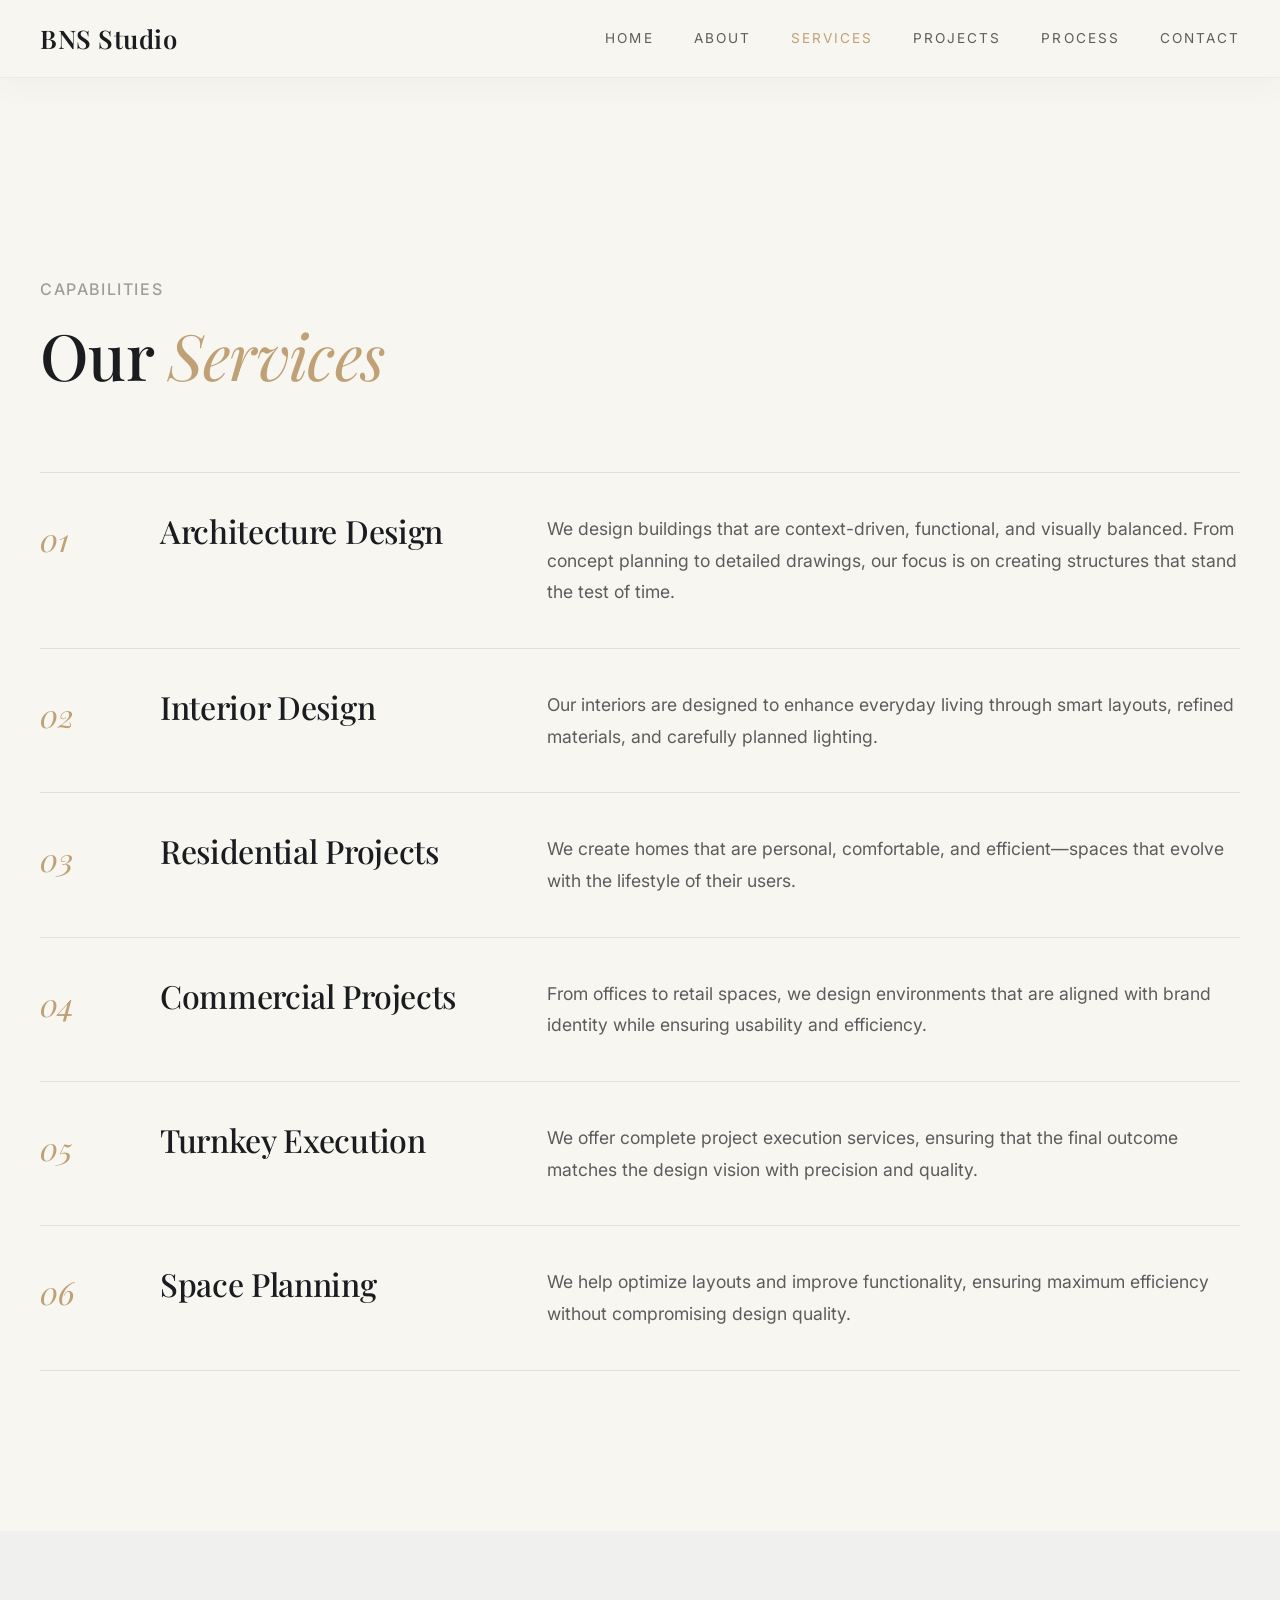
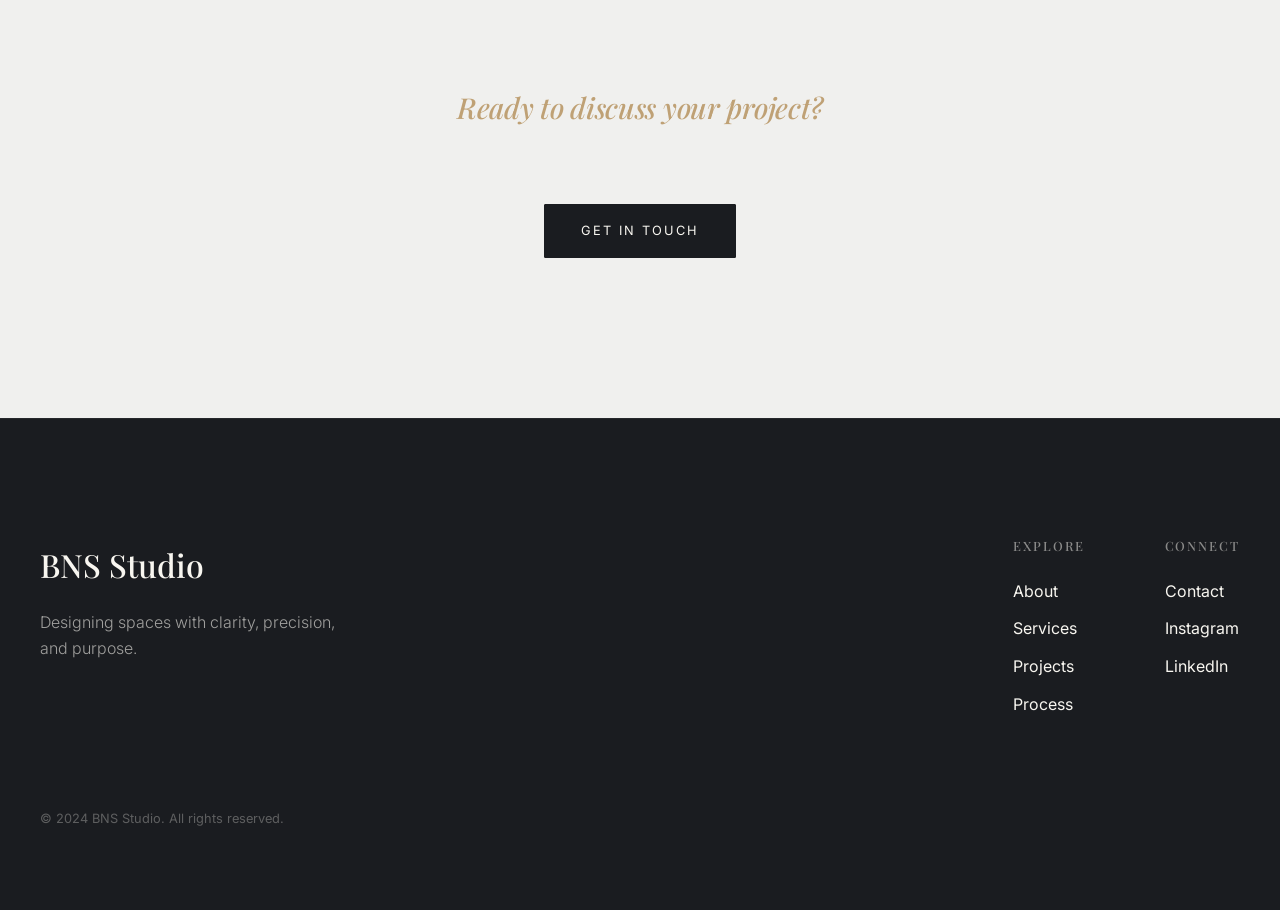
<file: services.html>
<!DOCTYPE html>
<html lang="en">
<head>
    <meta charset="UTF-8">
    <meta name="viewport" content="width=device-width, initial-scale=1.0">
    <title>Services | BNS Studio</title>
    <link rel="stylesheet" href="style.css">
</head>
<body>
    <nav class="scrolled">
        <div class="container nav-content">
            <a href="index.html" class="logo">BNS Studio</a>
            <div class="nav-links">
                <a href="index.html">Home</a>
                <a href="about.html">About</a>
                <a href="services.html" class="active">Services</a>
                <a href="projects.html">Projects</a>
                <a href="process.html">Process</a>
                <a href="contact.html">Contact</a>
            </div>
        </div>
    </nav>

    <main style="padding-top: 120px;">
        <section class="section-padding">
            <div class="container">
                <div class="reveal">
                    <h4 style="text-transform: uppercase; letter-spacing: 0.1em; opacity: 0.4; margin-bottom: 20px; font-family: 'Inter', sans-serif;">Capabilities</h4>
                    <h1 class="text-title" style="margin-bottom: 80px;">Our <i>Services</i></h1>
                    
                    <div style="display: flex; flex-direction: column;">
                        
                        <div class="reveal" style="display: grid; grid-template-columns: 80px 1fr 2fr; gap: 40px; border-top: 1px solid var(--color-border); padding: 40px 0; align-items: start;">
                            <div style="font-family: 'Playfair Display', serif; font-size: 2rem; color: var(--color-accent); font-style: italic;">01</div>
                            <h3 style="font-size: 2rem; margin-top: 0;">Architecture Design</h3>
                            <p style="opacity: 0.7; font-size: 1.1rem; line-height: 1.8;">We design buildings that are context-driven, functional, and visually balanced. From concept planning to detailed drawings, our focus is on creating structures that stand the test of time.</p>
                        </div>
                        
                        <div class="reveal" style="display: grid; grid-template-columns: 80px 1fr 2fr; gap: 40px; border-top: 1px solid var(--color-border); padding: 40px 0; align-items: start;">
                            <div style="font-family: 'Playfair Display', serif; font-size: 2rem; color: var(--color-accent); font-style: italic;">02</div>
                            <h3 style="font-size: 2rem; margin-top: 0;">Interior Design</h3>
                            <p style="opacity: 0.7; font-size: 1.1rem; line-height: 1.8;">Our interiors are designed to enhance everyday living through smart layouts, refined materials, and carefully planned lighting.</p>
                        </div>

                        <div class="reveal" style="display: grid; grid-template-columns: 80px 1fr 2fr; gap: 40px; border-top: 1px solid var(--color-border); padding: 40px 0; align-items: start;">
                            <div style="font-family: 'Playfair Display', serif; font-size: 2rem; color: var(--color-accent); font-style: italic;">03</div>
                            <h3 style="font-size: 2rem; margin-top: 0;">Residential Projects</h3>
                            <p style="opacity: 0.7; font-size: 1.1rem; line-height: 1.8;">We create homes that are personal, comfortable, and efficient—spaces that evolve with the lifestyle of their users.</p>
                        </div>

                        <div class="reveal" style="display: grid; grid-template-columns: 80px 1fr 2fr; gap: 40px; border-top: 1px solid var(--color-border); padding: 40px 0; align-items: start;">
                            <div style="font-family: 'Playfair Display', serif; font-size: 2rem; color: var(--color-accent); font-style: italic;">04</div>
                            <h3 style="font-size: 2rem; margin-top: 0;">Commercial Projects</h3>
                            <p style="opacity: 0.7; font-size: 1.1rem; line-height: 1.8;">From offices to retail spaces, we design environments that are aligned with brand identity while ensuring usability and efficiency.</p>
                        </div>

                        <div class="reveal" style="display: grid; grid-template-columns: 80px 1fr 2fr; gap: 40px; border-top: 1px solid var(--color-border); padding: 40px 0; align-items: start;">
                            <div style="font-family: 'Playfair Display', serif; font-size: 2rem; color: var(--color-accent); font-style: italic;">05</div>
                            <h3 style="font-size: 2rem; margin-top: 0;">Turnkey Execution</h3>
                            <p style="opacity: 0.7; font-size: 1.1rem; line-height: 1.8;">We offer complete project execution services, ensuring that the final outcome matches the design vision with precision and quality.</p>
                        </div>

                        <div class="reveal" style="display: grid; grid-template-columns: 80px 1fr 2fr; gap: 40px; border-top: 1px solid var(--color-border); border-bottom: 1px solid var(--color-border); padding: 40px 0; align-items: start;">
                            <div style="font-family: 'Playfair Display', serif; font-size: 2rem; color: var(--color-accent); font-style: italic;">06</div>
                            <h3 style="font-size: 2rem; margin-top: 0;">Space Planning</h3>
                            <p style="opacity: 0.7; font-size: 1.1rem; line-height: 1.8;">We help optimize layouts and improve functionality, ensuring maximum efficiency without compromising design quality.</p>
                        </div>
                        
                    </div>
                </div>
            </div>
        </section>

        <section class="section-padding" style="background-color: #f0f0ee;">
            <div class="container">
                <div class="reveal" style="text-align: center;">
                    <h2 class="text-subtitle" style="margin-bottom: 40px;">Ready to discuss your project?</h2>
                    <a href="contact.html" class="btn">Get in Touch</a>
                </div>
            </div>
        </section>
    </main>

    <footer>
        <div class="container">
            <div class="footer-content">
                <div>
                    <div class="footer-logo">BNS Studio</div>
                    <p class="footer-tagline">Designing spaces with clarity, precision, and purpose.</p>
                </div>
                <div class="footer-links">
                    <div class="footer-column">
                        <h4>Explore</h4>
                        <ul>
                            <li><a href="about.html">About</a></li>
                            <li><a href="services.html">Services</a></li>
                            <li><a href="projects.html">Projects</a></li>
                            <li><a href="process.html">Process</a></li>
                        </ul>
                    </div>
                    <div class="footer-column">
                        <h4>Connect</h4>
                        <ul>
                            <li><a href="contact.html">Contact</a></li>
                            <li><a href="#">Instagram</a></li>
                            <li><a href="#">LinkedIn</a></li>
                        </ul>
                    </div>
                </div>
            </div>
            <div style="margin-top: 80px; opacity: 0.3; font-size: 0.8rem;">
                © 2024 BNS Studio. All rights reserved.
            </div>
        </div>
    </footer>

    <script src="main.js"></script>
</body>
</html>
</file>
<file: style.css>
@import url('https://fonts.googleapis.com/css2?family=Inter:wght@300;400;500&family=Playfair+Display:ital,wght@0,400;0,500;0,600;1,400;1,500&display=swap');

:root {
    --color-bg: #F8F6F0; /* Creamy off-white */
    --color-text: #1A1C20; /* Deep charcoal/navy tint */
    --color-text-muted: #666666;
    --color-accent: #BFA175; /* Elegant gold/brass */
    --color-border: rgba(26, 28, 32, 0.1);
    --transition-slow: 0.8s cubic-bezier(0.16, 1, 0.3, 1);
    --transition-medium: 0.4s cubic-bezier(0.16, 1, 0.3, 1);
}

* {
    margin: 0;
    padding: 0;
    box-sizing: border-box;
}

html {
    scroll-behavior: smooth;
    background-color: var(--color-bg);
    color: var(--color-text);
    font-family: 'Inter', sans-serif;
    line-height: 1.6;
}

body {
    overflow-x: hidden;
}

/* Premium Typography Update */
h1, h2, h3, h4 {
    font-family: 'Playfair Display', serif;
    font-weight: 500;
    letter-spacing: -0.01em;
    line-height: 1.15;
}

h1 i, h2 i, h3 i, h4 i, em {
    font-style: italic;
    font-weight: 400;
    color: var(--color-accent);
}

a {
    text-decoration: none;
    color: inherit;
    transition: var(--transition-medium);
}

img {
    max-width: 100%;
    display: block;
    border-radius: 2px; /* Slight softening for premium feel */
}

/* Layout Utilities */
.container {
    max-width: 1400px;
    margin: 0 auto;
    padding: 0 40px;
}

.section-padding {
    padding: 160px 0;
}

@media (max-width: 768px) {
    .container {
        padding: 0 24px;
    }
    .section-padding {
        padding: 80px 0;
    }
}

/* Typography Scale */
.text-hero { font-size: clamp(3rem, 7vw, 6rem); }
.text-title { font-size: clamp(2.5rem, 5vw, 4rem); }
.text-subtitle { font-size: clamp(1.25rem, 3vw, 1.8rem); font-family: 'Playfair Display', serif; font-style: italic; color: var(--color-accent); }
.text-body-large { font-size: 1.15rem; font-weight: 300; opacity: 0.85; line-height: 1.8; }

/* Navbar */
nav {
    position: fixed;
    top: 0;
    left: 0;
    width: 100%;
    padding: 30px 0;
    z-index: 1000;
    transition: var(--transition-medium);
}

nav.scrolled {
    padding: 18px 0;
    background: rgba(248, 246, 240, 0.98);
    backdrop-filter: blur(15px);
    border-bottom: 1px solid rgba(26, 28, 32, 0.05);
    box-shadow: 0 10px 30px rgba(0, 0, 0, 0.03);
}

.nav-content {
    display: flex;
    justify-content: space-between;
    align-items: center;
}

.logo {
    font-family: 'Playfair Display', serif;
    font-size: 1.6rem;
    font-weight: 600;
    letter-spacing: 0.02em;
}

.nav-links {
    display: flex;
    gap: 40px;
}

.nav-links a {
    font-size: 0.85rem;
    font-weight: 400;
    text-transform: uppercase;
    letter-spacing: 0.15em;
    opacity: 0.7;
}

.nav-links a:hover, .nav-links a.active {
    opacity: 1;
    color: var(--color-accent);
}

/* Hero Section */
.hero {
    height: 100vh;
    display: flex;
    align-items: center;
    position: relative;
    overflow: hidden;
}

#hero-canvas-container {
    position: absolute;
    top: 0;
    left: 0;
    width: 100%;
    height: 100%;
    background: radial-gradient(circle at 30% 50%, #ffffff 0%, var(--color-bg) 100%);
    overflow: hidden;
}

#hero-canvas {
    width: 100% !important;
    height: 100% !important;
}

.hero-content {
    max-width: 800px;
    position: relative;
    z-index: 10; /* Ensure content is above canvas */
}

.hero h1 {
    margin-bottom: 30px;
    animation: fadeInUp 1.2s cubic-bezier(0.16, 1, 0.3, 1) both;
}

.hero p {
    font-size: 1.25rem;
    font-weight: 300;
    max-width: 600px;
    opacity: 0.8;
    line-height: 1.8;
    animation: fadeInUp 1.2s 0.2s cubic-bezier(0.16, 1, 0.3, 1) both;
}

.hero-actions {
    animation: fadeInUp 1.2s 0.4s cubic-bezier(0.16, 1, 0.3, 1) both;
}

/* Buttons */
.btn {
    display: inline-block;
    padding: 16px 36px;
    background: var(--color-text);
    color: var(--color-bg);
    border: 1px solid var(--color-text);
    font-size: 0.8rem;
    font-family: 'Inter', sans-serif;
    text-transform: uppercase;
    letter-spacing: 0.15em;
    margin-top: 40px;
    cursor: pointer;
    border-radius: 1px;
    transition: var(--transition-medium);
}

.btn:hover {
    background: var(--color-accent);
    color: #fff;
    border-color: var(--color-accent);
}

.btn-ghost {
    background: transparent;
    color: var(--color-text);
    border-color: var(--color-border);
}

.btn-ghost:hover {
    background: transparent;
    color: var(--color-accent);
    border-color: var(--color-accent);
}

/* Reveal Animations */
.reveal {
    opacity: 0;
    transform: translateY(30px);
    transition: opacity 1s ease, transform 1s cubic-bezier(0.16, 1, 0.3, 1);
}

.reveal.visible {
    opacity: 1;
    transform: translateY(0);
}

/* Grid Layouts */
.project-grid {
    display: grid;
    grid-template-columns: repeat(2, 1fr);
    gap: 40px;
}

.project-item {
    position: relative;
    overflow: hidden;
}

.project-image {
    aspect-ratio: 4/5;
    overflow: hidden;
}

.project-image img {
    width: 100%;
    height: 100%;
    object-fit: cover;
    transition: transform 1.2s cubic-bezier(0.16, 1, 0.3, 1);
}

.project-item:hover .project-image img {
    transform: scale(1.03);
}

.project-info {
    margin-top: 24px;
}

.project-category {
    font-family: 'Inter', sans-serif;
    font-size: 0.75rem;
    text-transform: uppercase;
    letter-spacing: 0.15em;
    color: var(--color-accent);
    margin-bottom: 8px;
}

.project-title {
    font-size: 1.8rem;
}

@media (max-width: 768px) {
    .project-grid {
        grid-template-columns: 1fr;
    }
}

/* Forms */
.contact-form {
    max-width: 700px;
    margin: 0 auto;
    text-align: left;
}

.form-group {
    margin-bottom: 50px;
}

.form-group label {
    display: block;
    font-family: 'Inter', sans-serif;
    font-size: 0.75rem;
    text-transform: uppercase;
    letter-spacing: 0.2em;
    margin-bottom: 15px;
    color: var(--color-accent);
}

.form-group input, .form-group textarea, .form-group select {
    width: 100%;
    padding: 0 0 15px 0;
    background: transparent;
    border: none;
    border-bottom: 1px solid var(--color-border);
    font-family: 'Playfair Display', serif;
    font-size: 1.6rem;
    color: var(--color-text);
    outline: none;
    transition: var(--transition-medium);
    border-radius: 0;
    -webkit-appearance: none;
    appearance: none;
}

.form-group input:focus, .form-group textarea:focus, .form-group select:focus {
    border-bottom-color: var(--color-accent);
}

.form-group select {
    cursor: pointer;
    background-image: url("data:image/svg+xml;charset=US-ASCII,%3Csvg%20xmlns%3D%22http%3A%2F%2Fwww.w3.org%2F2000%2Fsvg%22%20width%3D%22292.4%22%20height%3D%22292.4%22%3E%3Cpath%20fill%3D%22%23BFA175%22%20d%3D%22M287%2069.4a17.6%2017.6%200%200%200-13-5.4H18.4c-5%200-9.3%201.8-12.9%205.4A17.6%2017.6%200%200%200%200%2082.2c0%205%201.8%209.3%205.4%2012.9l128%20127.9c3.6%203.6%207.8%205.4%2012.8%205.4s9.2-1.8%2012.8-5.4L287%2095c3.5-3.5%205.4-7.8%205.4-12.8%200-5-1.9-9.2-5.5-12.8z%22%2F%3E%3C%2Fsvg%3E");
    background-repeat: no-repeat;
    background-position: right 0.1em top 50%;
    background-size: 0.5em auto;
}

.form-group input::placeholder, .form-group textarea::placeholder {
    color: var(--color-text);
    opacity: 0.2;
}

/* Footer */
footer {
    padding: 120px 0 80px;
    background: var(--color-text);
    color: var(--color-bg);
    border-top: 1px solid rgba(248, 246, 240, 0.05);
}

.footer-content {
    display: flex;
    justify-content: space-between;
    align-items: flex-start;
}

.footer-logo {
    font-family: 'Playfair Display', serif;
    font-size: 2rem;
    font-weight: 500;
}

.footer-tagline {
    max-width: 300px;
    opacity: 0.6;
    margin-top: 20px;
    font-weight: 300;
}

.footer-links {
    display: flex;
    gap: 80px;
}

.footer-column h4 {
    font-size: 0.8rem;
    text-transform: uppercase;
    letter-spacing: 0.15em;
    margin-bottom: 25px;
    opacity: 0.5;
}

.footer-column ul {
    list-style: none;
}

.footer-column ul li {
    margin-bottom: 12px;
}

.footer-column ul li a:hover {
    color: var(--color-accent);
}

@keyframes fadeInUp {
    from {
        opacity: 0;
        transform: translateY(30px);
    }
    to {
        opacity: 1;
        transform: translateY(0);
    }
}
</file>
